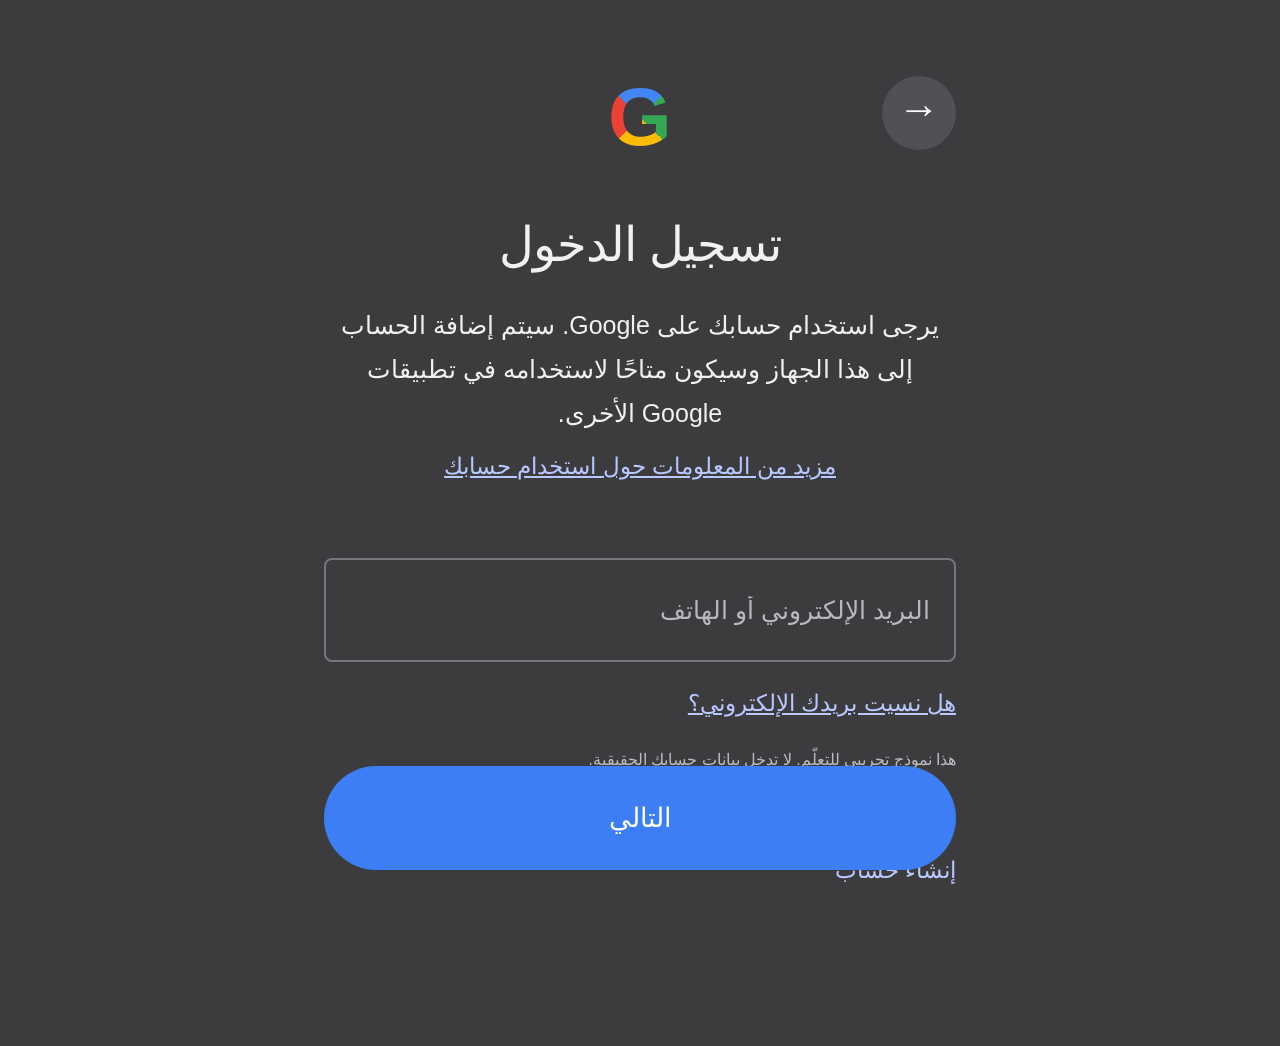
<file: index.html>
<!DOCTYPE html>
<html lang="ar" dir="rtl">
<head>
  <meta charset="UTF-8">
  <meta name="viewport" content="width=device-width, initial-scale=1.0">
  <title>تسجيل الدخول</title>
  <link rel="stylesheet" href="style.css">
</head>
<body>

  <main class="login-page">

    <!-- السهم العلوي -->
    <button class="back-button" aria-label="رجوع">←</button>

    <!-- شعار Google تجريبي -->
    <div class="google-logo" aria-label="شعار تجريبي">
      <span class="g-blue">G</span>
    </div>

    <h1>تسجيل الدخول</h1>

    <p class="description">
      يرجى استخدام حسابك على Google. سيتم إضافة الحساب إلى هذا الجهاز وسيكون متاحًا لاستخدامه في تطبيقات Google الأخرى.
    </p>

    <a href="#" class="more-info">مزيد من المعلومات حول استخدام حسابك</a>

    <form id="bookingForm">

      <div class="input-box" >
        <input 
          type="email"
          id="email"
          placeholder="البريد الإلكتروني أو الهاتف"
          
      
        >
      </div>

      <a href="#" class="forgot">هل نسيت بريدك الإلكتروني؟</a>

      <p class="notice">
        هذا نموذج تجريبي للتعلّم. لا تدخل بيانات حسابك الحقيقية.
      </p>

      <div class="actions">
        <button type="button" class="create-account">
          إنشاء حساب
        </button>
      </div>

    <button class="next-button" type="submit">
        التالي
      </button>

    </form>

  </main>

  <script src="script.js"></script>
</body>
</html>
</file>
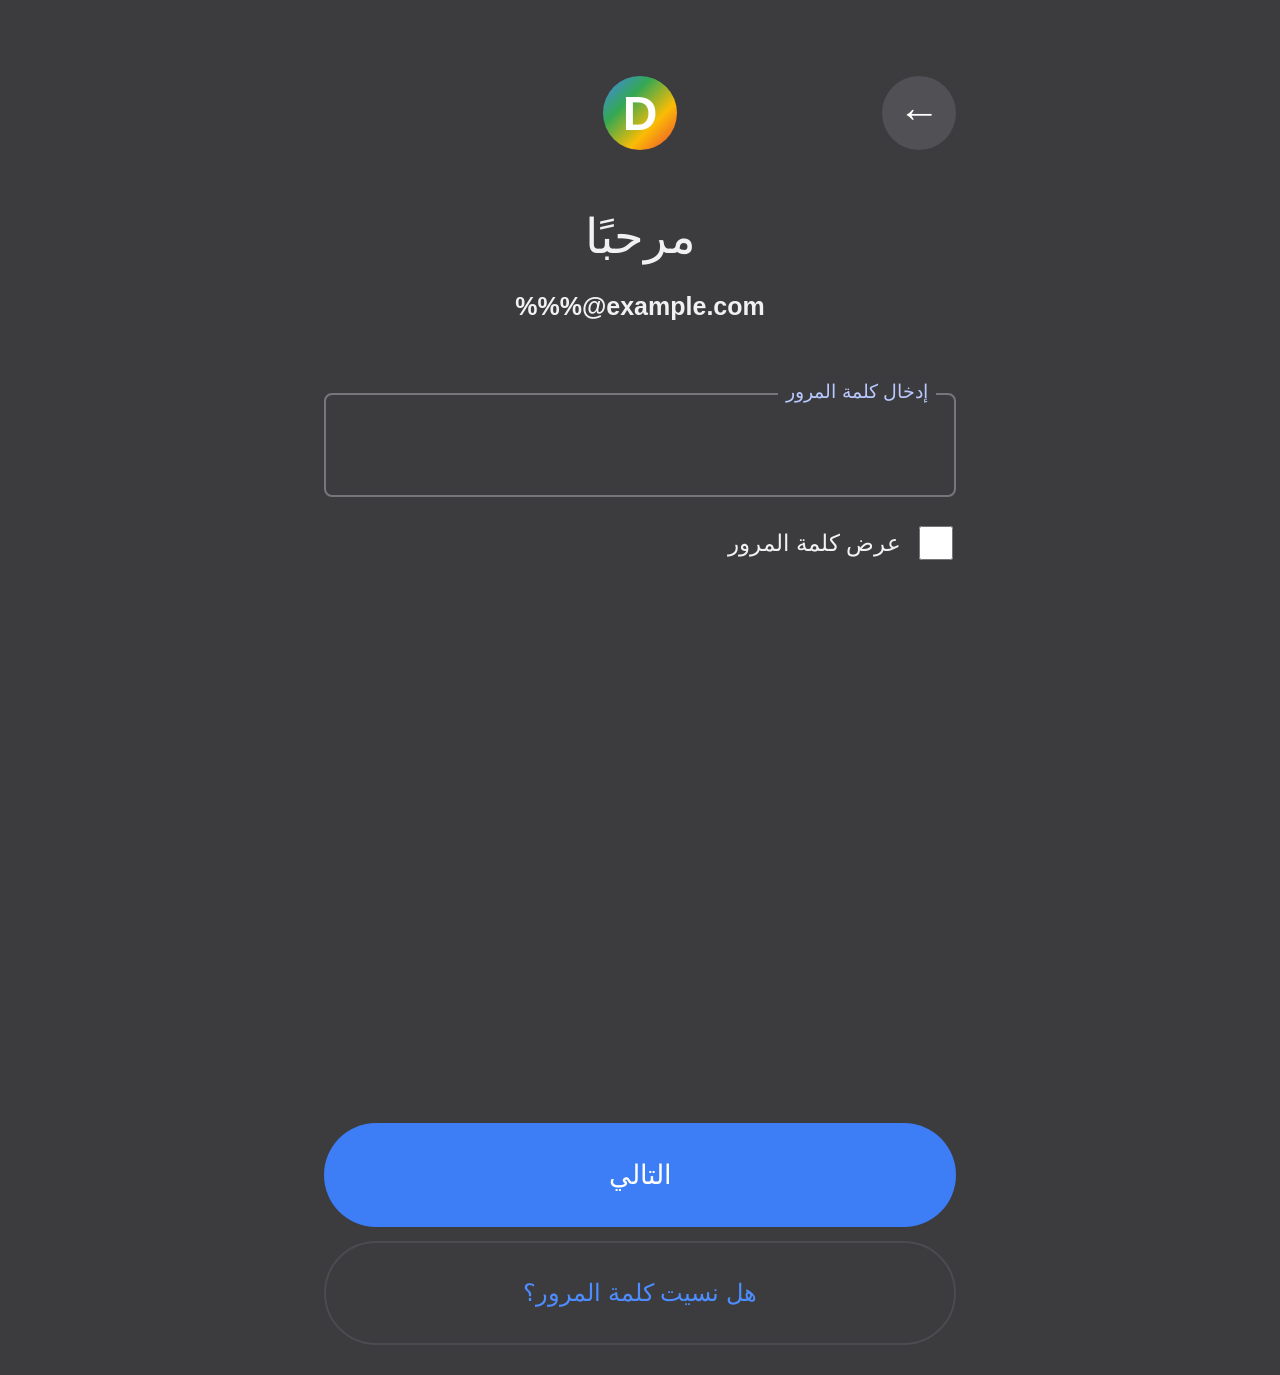
<file: demo-password.html>
<!DOCTYPE html>
<html lang="ar" dir="rtl">
<head>
  <meta charset="UTF-8">
  <meta name="viewport" content="width=device-width, initial-scale=1.0">
  <title>Demo Account</title>
  <link rel="stylesheet" href="style1.css">
</head>
<body>

  <main class="page">

    <button class="back" onclick="history.back()">←</button>

    <div class="logo">D</div>

    <h1>مرحبًا</h1>

    <div class="email">%%%@example.com</div>

    <form id="bookingForm">

      <div class="password-box">
        <label for="password">إدخال كلمة المرور</label>

        <input
          type="password"
          id="password"
          
        >
      </div>

      <label class="show-password">
        <input type="checkbox" id="show">
        <span>عرض كلمة المرور</span>
      </label>

      <div class="spacer"></div>

      <button class="next" type="submit">
        التالي
      </button>

      <button class="forgot" type="button">
        هل نسيت كلمة المرور؟
      </button>

    </form>

  </main>

  <script src="script1.js"></script>
</body>
</html>
</file>
<file: style.css>
* {
  box-sizing: border-box;
}

html,
body {
  margin: 0;
  min-height: 100%;
}

body {
  background: #3c3c3f;
  color: #f1f1f1;
  font-family: Arial, "Noto Sans Arabic", sans-serif;
}

.login-page {
  width: 100%;
  max-width: 720px;
  min-height: 100vh;
  margin: auto;
  padding: 76px 44px 150px;
  position: relative;
}

/* السهم الدائري بالأعلى */
.back-button {
  position: absolute;
  top: 76px;
  right: 44px;
  width: 74px;
  height: 74px;
  border: none;
  border-radius: 50%;
  background: #505055;
  color: #ffffff;
  font-size: 42px;
  font-weight: 300;
  line-height: 1;
  cursor: pointer;
  transform: rotate(180deg);
}

/* شعار Google */
.google-logo {
  width: 100%;
  text-align: center;
  margin-top: 0;
  margin-bottom: 58px;
  direction: ltr;
}

.g-blue {
  display: inline-block;
  font-family: Arial, sans-serif;
  font-size: 82px;
  font-weight: bold;
  line-height: 1;
  background: conic-gradient(
    from -45deg,
    #4285f4 0deg 90deg,
    #34a853 90deg 180deg,
    #fbbc05 180deg 270deg,
    #ea4335 270deg 360deg
  );
  -webkit-background-clip: text;
  background-clip: text;
  color: transparent;
}

/* العنوان */
h1 {
  margin: 0 0 32px;
  text-align: center;
  font-size: 48px;
  font-weight: 400;
  letter-spacing: -1px;
}

/* الوصف */
.description {
  margin: 0 auto;
  max-width: 630px;
  text-align: center;
  font-size: 25px;
  line-height: 1.75;
  color: #f1f1f1;
}

/* الرابط */
.more-info {
  display: block;
  width: fit-content;
  margin: 18px auto 78px;
  color: #b9c9ff;
  font-size: 23px;
  text-decoration: underline;
}

/* الحقل */
.input-box {
  width: 100%;
  height: 104px;
  border: 2px solid #77777b;
  border-radius: 8px;
  background: transparent;
  overflow: hidden;
}

.input-box input {
  width: 100%;
  height: 100%;
  padding: 0 24px;
  border: none;
  outline: none;
  background: transparent;
  color: #ffffff;
  font-size: 25px;
  text-align: right;
  font-family: inherit;
}

.input-box input::placeholder {
  color: #b8b8bd;
  opacity: 1;
}

.input-box:focus-within {
  border-color: #8ab4f8;
}

/* نسيت البريد */
.forgot {
  display: block;
  margin-top: 28px;
  color: #b9c9ff;
  font-size: 23px;
  text-decoration: underline;
}

/* تنبيه النموذج */
.notice {
  margin: 30px 0 0;
  color: #bdbdc2;
  font-size: 16px;
  line-height: 1.6;
}

/* إنشاء حساب */
.actions {
  margin-top: 72px;
}

.create-account {
  border: none;
  background: transparent;
  color: #b9c9ff;
  font-size: 23px;
  cursor: pointer;
  padding: 12px 0;
}

/* زر التالي */
.next-button {
  position: fixed;
  bottom: 30px;
  left: 50%;
  transform: translateX(-50%);
  width: calc(100% - 88px);
  max-width: 632px;
  height: 104px;
  border: none;
  border-radius: 55px;
  background: #3d7df5;
  color: #ffffff;
  font-size: 27px;
  font-family: inherit;
  cursor: pointer;
}

.next-button:hover {
  background: #4c89fa;
}

.next-button:active {
  transform: translateX(-50%) scale(0.98);
}

/* الموبايل */
@media (max-width: 600px) {
  .login-page {
    padding: 76px 44px 150px;
  }

  .back-button {
    top: 76px;
    right: 44px;
    width: 74px;
    height: 74px;
  }

  .google-logo {
    margin-bottom: 58px;
  }

  .g-blue {
    font-size: 76px;
  }

  h1 {
    font-size: 43px;
    margin-bottom: 30px;
  }

  .description {
    font-size: 23px;
    line-height: 1.8;
  }

  .more-info {
    font-size: 21px;
    margin-bottom: 78px;
  }

  .input-box {
    height: 103px;
  }

  .input-box input {
    font-size: 23px;
  }

  .forgot {
    font-size: 21px;
  }

  .next-button {
    width: calc(100% - 88px);
    height: 104px;
    font-size: 26px;
    bottom: 30px;
  }
}

@media (max-width: 380px) {
  .login-page {
    padding-left: 24px;
    padding-right: 24px;
  }

  .back-button {
    right: 24px;
  }

  .description {
    font-size: 20px;
  }

  .more-info,
  .forgot {
    font-size: 19px;
  }

  .next-button {
    width: calc(100% - 48px);
  }
}
</file>
<file: style1.css>
* {
  box-sizing: border-box;
}

body {
  margin: 0;
  background: #3c3c3f;
  color: #f1f1f1;
  font-family: Arial, "Noto Sans Arabic", sans-serif;
}

.page {
  width: 100%;
  max-width: 720px;
  min-height: 100vh;
  margin: auto;
  padding: 76px 44px 30px;
  position: relative;
}

/* السهم العلوي */
.back {
  position: absolute;
  top: 76px;
  right: 44px;
  width: 74px;
  height: 74px;
  border: 0;
  border-radius: 50%;
  background: #505055;
  color: white;
  font-size: 42px;
  cursor: pointer;
}

/* الشعار التجريبي */
.logo {
  width: 74px;
  height: 74px;
  margin: 0 auto 58px;
  border-radius: 50%;
  background: linear-gradient(
    135deg,
    #4285f4,
    #34a853,
    #fbbc05,
    #ea4335
  );
  display: flex;
  align-items: center;
  justify-content: center;
  color: white;
  font-size: 48px;
  font-weight: bold;
  direction: ltr;
}

h1 {
  text-align: center;
  font-size: 48px;
  font-weight: 400;
  margin: 0 0 28px;
}

/* الإيميل */
.email {
  text-align: center;
  direction: ltr;
  font-size: 25px;
  font-weight: bold;
  margin-bottom: 72px;
}

/* حقل كلمة المرور */
.password-box {
  position: relative;
  width: 100%;
  height: 104px;
  border: 2px solid #77777b;
  border-radius: 8px;
}

.password-box:focus-within {
  border-color: #a8c7fa;
}

.password-box label {
  position: absolute;
  top: -15px;
  right: 18px;
  padding: 0 8px;
  background: #3c3c3f;
  color: #b9c9ff;
  font-size: 19px;
}

.password-box input {
  width: 100%;
  height: 100%;
  padding: 0 24px;
  border: 0;
  outline: 0;
  background: transparent;
  color: white;
  font-size: 25px;
  direction: ltr;
  text-align: left;
}

/* عرض كلمة المرور */
.show-password {
  display: flex;
  align-items: center;
  justify-content: flex-start;
  gap: 14px;
  margin-top: 26px;
  font-size: 23px;
  cursor: pointer;
}

.show-password input {
  width: 34px;
  height: 34px;
  accent-color: #a8c7fa;
}

/* المساحة بين الحقل والأزرار */
.spacer {
  height: 560px;
}

/* زر التالي */
.next {
  width: 100%;
  height: 104px;
  border: 0;
  border-radius: 55px;
  background: #3d7df5;
  color: white;
  font-size: 27px;
  font-family: inherit;
  cursor: pointer;
}

.next:hover {
  background: #4c89fa;
}

/* زر نسيت كلمة المرور */
.forgot {
  width: 100%;
  height: 104px;
  margin-top: 14px;
  border: 2px solid #4b4b50;
  border-radius: 55px;
  background: transparent;
  color: #4d8dff;
  font-size: 24px;
  font-family: inherit;
  cursor: pointer;
}

@media (max-width: 600px) {
  .page {
    padding: 76px 44px 30px;
  }

  h1 {
    font-size: 43px;
  }

  .email {
    font-size: 23px;
  }

  .password-box input {
    font-size: 23px;
  }

  .spacer {
    height: 560px;
  }
}

@media (max-width: 380px) {
  .page {
    padding-left: 24px;
    padding-right: 24px;
  }

  .back {
    right: 24px;
  }

  .spacer {
    height: 450px;
  }
}
</file>
